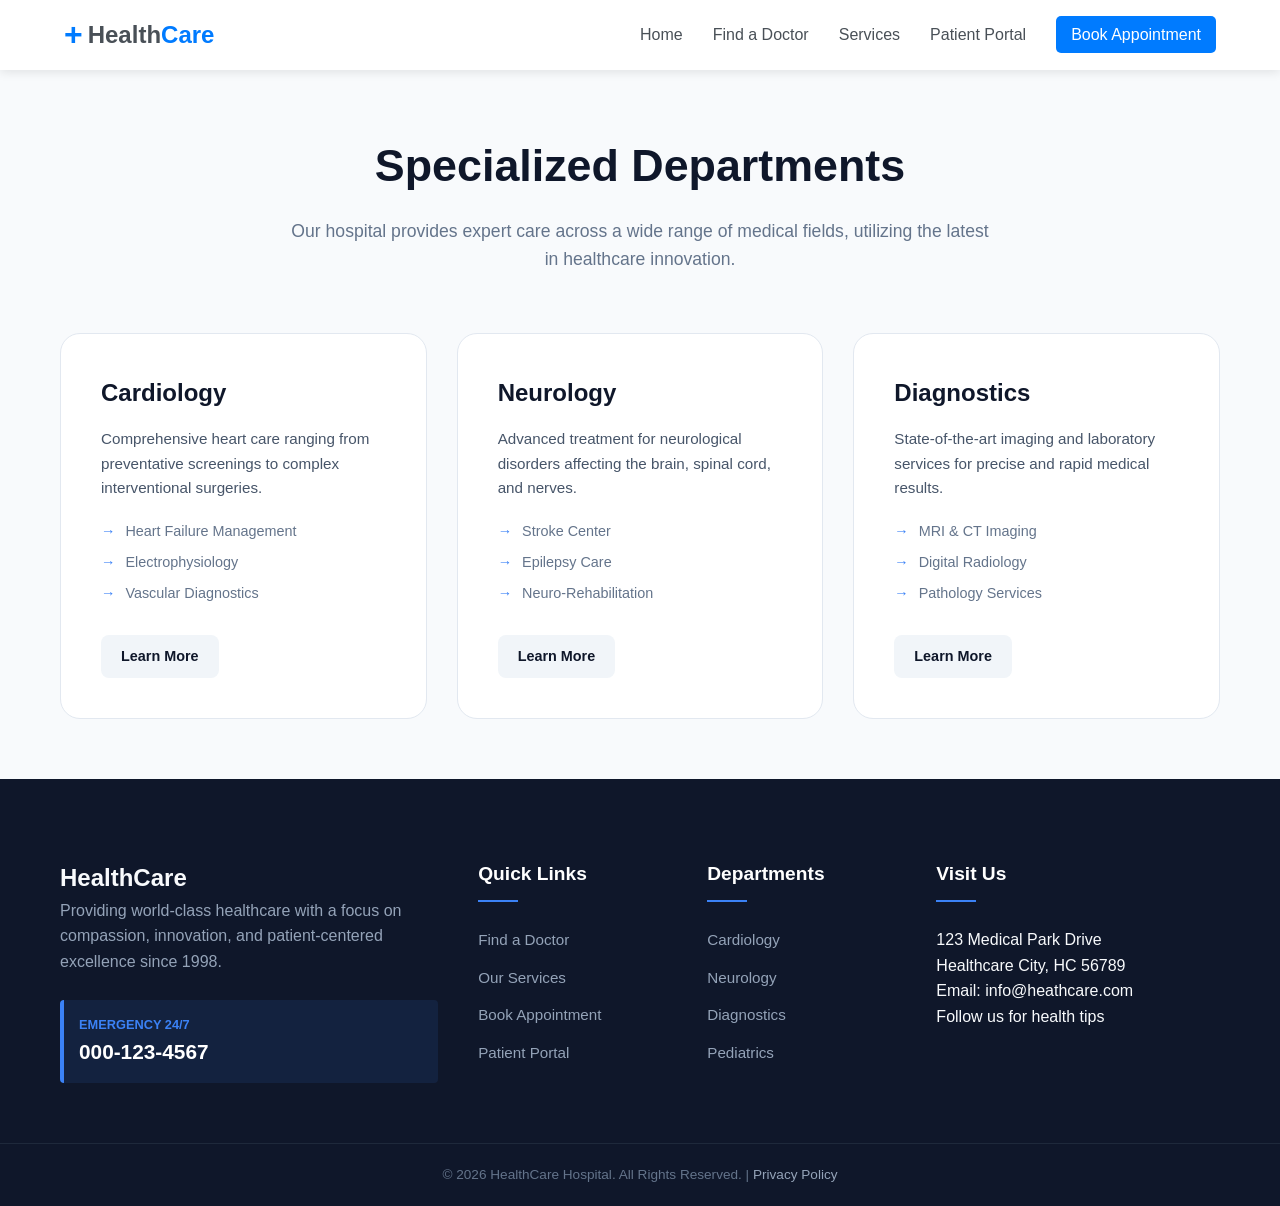
<file: services.html>
<!DOCTYPE html>
<html lang="en">
<head>
    <meta charset="UTF-8">
    <meta name="viewport" content="width=device-width, initial-scale=1.0">
    <title>services</title>
    <link rel="stylesheet" href="./style.css">
</head>
<body>
    <nav class="navbar">
  <div class="nav-container">
    <div class="logo">
      <span class="plus-icon">+</span> Health<span>Care</span>
    </div>

    <input type="checkbox" id="nav-check">
    <label for="nav-check" class="nav-btn">
      <span></span>
      <span></span>
      <span></span>
    </label>

    <ul class="nav-links">
      <li><a href="./index.html">Home</a></li>
      <li><a href="./finddoc.html">Find a Doctor</a></li>
      <li><a href="./services.html">Services</a></li>
      <li><a href="#">Patient Portal</a></li>
      <li><a href="./appoint.html" class="cta-button">Book Appointment</a></li>
    </ul>
  </div>
</nav>

<style>
        /* --- RESET --- */
        * { margin: 0; padding: 0; box-sizing: border-box; }
        body { font-family: 'Inter', sans-serif; background-color: #f8fafc; color: #1e293b; line-height: 1.6; }

        .container { max-width: 1200px; margin: 0 auto; padding: 60px 20px; }

        /* --- HEADER --- */
        .services-header { text-align: center; margin-bottom: 60px; }
        .services-header h1 { font-size: 2.8rem; color: #0f172a; margin-bottom: 15px; }
        .services-header p { color: #64748b; font-size: 1.1rem; max-width: 700px; margin: 0 auto; }

        /* --- SERVICES GRID --- */
        .services-grid { 
            display: grid; 
            grid-template-columns: repeat(auto-fit, minmax(350px, 1fr)); 
            gap: 30px; 
        }

        /* --- SERVICE CARD --- */
        .service-card {
            background: #ffffff;
            padding: 40px;
            border-radius: 20px;
            border: 1px solid #e2e8f0;
            transition: all 0.3s ease;
            position: relative;
            overflow: hidden;
        }

        .service-card:hover {
            transform: translateY(-8px);
            border-color: #3b82f6;
            box-shadow: 0 20px 25px -5px rgba(0, 0, 0, 0.1);
        }

        /* Professional Accent Bar */
        .service-card::before {
            content: "";
            position: absolute;
            top: 0; left: 0; width: 100%; height: 5px;
            background: #3b82f6;
            opacity: 0;
            transition: 0.3s;
        }
        .service-card:hover::before { opacity: 1; }

        .service-card h3 {
            font-size: 1.5rem;
            color: #0f172a;
            margin-bottom: 15px;
            display: flex;
            align-items: center;
            gap: 10px;
        }

        .service-card p {
            font-size: 0.95rem;
            color: #475569;
            margin-bottom: 20px;
        }

        /* Feature List */
        .feature-list {
            list-style: none;
            margin-bottom: 30px;
        }
        .feature-list li {
            font-size: 0.9rem;
            color: #64748b;
            margin-bottom: 8px;
            display: flex;
            align-items: center;
        }
        .feature-list li::before {
            content: "→";
            color: #3b82f6;
            margin-right: 10px;
            font-weight: bold;
        }

        /* Button */
        .btn-service {
            display: inline-block;
            padding: 10px 20px;
            background: #f1f5f9;
            color: #0f172a;
            text-decoration: none;
            border-radius: 8px;
            font-weight: 600;
            font-size: 0.9rem;
            transition: 0.2s;
        }
        .btn-service:hover {
            background: #3b82f6;
            color: #ffffff;
        }

        /* Responsive */
        @media (max-width: 768px) {
            .services-header h1 { font-size: 2rem; }
            .services-grid { grid-template-columns: 1fr; }
        }
    </style>
</head>
<body>

    <div class="container">
        <header class="services-header">
            <h1>Specialized Departments</h1>
            <p>Our hospital provides expert care across a wide range of medical fields, utilizing the latest in healthcare innovation.</p>
        </header>

        <div class="services-grid">
            <div class="service-card">
                <h3>Cardiology</h3>
                <p>Comprehensive heart care ranging from preventative screenings to complex interventional surgeries.</p>
                <ul class="feature-list">
                    <li>Heart Failure Management</li>
                    <li>Electrophysiology</li>
                    <li>Vascular Diagnostics</li>
                </ul>
                <a href="#" class="btn-service">Learn More</a>
            </div>

            <div class="service-card">
                <h3>Neurology</h3>
                <p>Advanced treatment for neurological disorders affecting the brain, spinal cord, and nerves.</p>
                <ul class="feature-list">
                    <li>Stroke Center</li>
                    <li>Epilepsy Care</li>
                    <li>Neuro-Rehabilitation</li>
                </ul>
                <a href="#" class="btn-service">Learn More</a>
            </div>

            <div class="service-card">
                <h3>Diagnostics</h3>
                <p>State-of-the-art imaging and laboratory services for precise and rapid medical results.</p>
                <ul class="feature-list">
                    <li>MRI & CT Imaging</li>
                    <li>Digital Radiology</li>
                    <li>Pathology Services</li>
                </ul>
                <a href="#" class="btn-service">Learn More</a>
            </div>
        </div>
    </div>

    <footer class="main-footer">
  <div class="footer-container">
    
    <div class="footer-col">
      <h2 class="footer-logo">Health<span>Care</span></h2>
      <p class="footer-about">
        Providing world-class healthcare with a focus on compassion, 
        innovation, and patient-centered excellence since 1998.
      </p>
      <div class="emergency-box">
        <span>Emergency 24/7</span>
        <a href="tel:911" class="emergency-num">000-123-4567</a>
      </div>
    </div>

    <div class="footer-col">
      <h3>Quick Links</h3>
      <ul>
        <li><a href="#">Find a Doctor</a></li>
        <li><a href="#">Our Services</a></li>
        <li><a href="#">Book Appointment</a></li>
        <li><a href="#">Patient Portal</a></li>
      </ul>
    </div>

    <div class="footer-col">
      <h3>Departments</h3>
      <ul>
        <li><a href="#">Cardiology</a></li>
        <li><a href="#">Neurology</a></li>
        <li><a href="#">Diagnostics</a></li>
        <li><a href="#">Pediatrics</a></li>
      </ul>
    </div>

    <div class="footer-col">
      <h3>Visit Us</h3>
      <p>123 Medical Park Drive<br>Healthcare City, HC 56789</p>
      <p>Email: info@heathcare.com</p>
      <div class="social-links">
        <span>Follow us for health tips</span>
      </div>
    </div>

  </div>

  <div class="footer-bottom">
    <p>&copy; 2026 HealthCare Hospital. All Rights Reserved. | <a href="#">Privacy Policy</a></p>
  </div>
</footer>

</body>
</html>
</file>
<file: style.css>
:root {
  --primary-blue: #007bff;
  --dark-blue: #0056b3;
  --medical-white: #ffffff;
  --text-gray: #495057;
  --light-bg: #f8f9fa;
}

* {
  margin: 0;
  padding: 0;
  box-sizing: border-box;
  font-family: 'Segoe UI', Tahoma, Geneva, Verdana, sans-serif;
}

.navbar {
  background-color: var(--medical-white);
  height: 70px;
  display: flex;
  align-items: center;
  box-shadow: 0 2px 10px rgba(0, 0, 0, 0.1);
  position: sticky;
  top: 0;
  z-index: 1000;
}

.nav-container {
  width: 90%;
  max-width: 1200px;
  margin: 0 auto;
  display: flex;
  justify-content: space-between;
  align-items: center;
}

/* Logo Styling */
.logo {
  font-size: 1.5rem;
  font-weight: 700;
  color: var(--text-gray);
  display: flex;
  align-items: center;
}


.plus-icon {
  color: var(--primary-blue);
  font-size: 2rem;
  margin-right: 5px;
}

.logo span {
  color: var(--primary-blue);
}

/* Nav Links */
.nav-links {
  display: flex;
  list-style: none;
  align-items: center;
}

.nav-links li a {
  text-decoration: none;
  color: var(--text-gray);
  padding: 10px 15px;
  font-weight: 500;
  transition: 0.3s;
}

.nav-links li a:hover {
  color: var(--primary-blue);
}

/* Appointment Button */
.cta-button {
  background-color: var(--primary-blue);
  color: white !important;
  border-radius: 5px;
  margin-left: 15px;
}

.cta-button:hover {
  background-color: var(--dark-blue);
}

/* Mobile Toggle - Hidden on Desktop */
#nav-check, .nav-btn {
  display: none;
}

/* Responsive Breakpoint (Tablet/Mobile) */
@media (max-width: 768px) {
  .nav-btn {
    display: inline-block;
    cursor: pointer;
  }
  
  .nav-btn span {
    display: block;
    width: 25px;
    height: 3px;
    background-color: var(--text-gray);
    margin: 5px;
    transition: 0.3s;
  }

  .nav-links {
    position: absolute;
    display: block;
    width: 100%;
    background-color: var(--medical-white);
    height: 0px;
    transition: all 0.3s ease-in;
    overflow-y: hidden;
    top: 70px;
    left: 0;
    text-align: center;
    border-top: 1px solid #eee;
  }

  .nav-links li {
    padding: 15px 0;
  }

  .cta-button {
    margin-left: 0;
    display: inline-block;
  }

  /* Logic to show menu when checkbox is clicked */
  #nav-check:checked ~ .nav-links {
    height: calc(100vh - 70px);
    overflow-y: auto;
  }
}

/* Container Layout */
.card-container {
  display: flex;
  gap: 20px;
  justify-content: center;
  padding: 40px;
  flex-wrap: wrap;
  gap: 70px; 
  font-family: 'Segoe UI', Tahoma, Geneva, Verdana, sans-serif;
}

/* Base Card Style */
.hover-card {
  position: relative;
  width: 280px;
  height: 380px;
  overflow: hidden;
  border-radius: 12px;
  box-shadow: 0 10px 20px rgba(0,0,0,0.15);
  cursor: pointer;
}

.hover-card img {
  width: 100%;
  height: 100%;
  object-fit: cover;
  transition: transform 0.5s ease;
}

/* The Secret Sauce: The Overlay */
.card-overlay {
  position: absolute;
  bottom: 0;
  left: 0;
  width: 100%;
  height: 100%;
  background: linear-gradient(transparent, rgba(0, 0, 0, 0.9));
  display: flex;
  flex-direction: column;
  justify-content: flex-end;
  padding: 20px;
  box-sizing: border-box;
  color: white;
  transform: translateY(60%); /* Hide most of it by default */
  transition: transform 0.4s ease;
}

.card-overlay h3 {
  margin: 0 0 10px 0;
  font-size: 1.4rem;
  text-align: left;
}

.card-overlay p {
  font-size: 0.9rem;
  opacity: 0;
  text-align: left;
  transition: opacity 0.3s ease;
  margin-bottom: 20px;
}

/* Hover States */
.hover-card:hover img {
  transform: scale(1.1); /* Slight zoom on hover */
}

.hover-card:hover .card-overlay {
  transform: translateY(0); /* Slide up to show full content */
}

.hover-card:hover .card-overlay p {
  opacity: 1; /* Fade in text */
}

/* Action Button */
.card-btn {
  padding: 10px 20px;
  border: none;
  background-color: #ff4d4d;
  color: white;
  border-radius: 5px;
  font-weight: bold;
  cursor: pointer;
  width: fit-content;
  transition: background 0.3s;
}

.card-btn:hover {
  background-color: #ff1a1a;
}


/* The Horizontal Wrapper */
.premium-container {
  display: flex;
  align-items: center; 
  gap: 80px;           
  max-width: 1200px;
  background: white;
  padding: 80px;
  border-radius: 4px;
  /* Added margin auto to ensure the whole container stays centered on your screen */
  margin: 0 auto; 
  border-top: 5px solid var(--primary-gold);
}

/* Text Section */
.premium-article {
  flex: 1.5; 
  /* Prevents text from squishing too small on medium screens */
  min-width: 300px; 
}

/* Image Section */
.premium-visual {
  flex: 1;   
  display: flex;
  justify-content: center;
}

.premium-visual img {
  /* Changed max-width to width to force the image to fill its 40% container */
  width: 100%; 
  height: auto;
  display: block;  
  filter: grayscale(100%);
  transition: all 0.5s ease;
  /* Ensures image doesn't vanish if the source is slow to load */
  min-height: 200px; 
  background: #f0f0f0; 
}

.premium-visual img:hover {
  filter: grayscale(0%);
  transform: scale(1.02);
}

/* Mobile Responsiveness */
@media (max-width: 992px) {
  .premium-container {
    flex-direction: column;
    padding: 40px;
    gap: 40px;
  }
  
  .premium-visual img {
    max-width: 400px; /* Prevents image from being giant on mobile */
  }
}

/* Typography Styles */
.category-tag {
  font-family: 'Inter', sans-serif;
  text-transform: uppercase;
  letter-spacing: 3px;
  font-size: 0.75rem;
  color: var(--primary-gold);
  font-weight: 600;
  display: block;
  margin-bottom: 20px;
}

.main-title {
  font-family: 'Playfair Display', serif;
  font-size: 3.2rem;
  color: var(--deep-charcoal);
  line-height: 1.1;
  margin: 0 0 20px 0;
}

.subtitle {
  font-family: 'Inter', sans-serif;
  font-size: 1.1rem;
  color: var(--soft-gray);
  line-height: 1.6;
  font-weight: 300;
  margin-bottom: 40px;
}

.article-content {
  font-family: 'Inter', sans-serif;
  line-height: 1.8;
  color: #333;
  font-size: 1rem;
}

.drop-cap::first-letter {
  font-family: 'Playfair Display', serif;
  float: left;
  font-size: 4rem;
  line-height: 0.8;
  padding-right: 12px;
  color: var(--deep-charcoal);
}

blockquote {
  font-family: 'Playfair Display', serif;
  font-style: italic;
  font-size: 1.6rem;
  margin: 30px 0;
  padding-left: 25px;
  border-left: 2px solid var(--primary-gold);
  color: var(--deep-charcoal);
}

.premium-btn {
  display: inline-block;
  margin-top: 30px;
  padding: 14px 32px;
  background-color: var(--deep-charcoal);
  color: white;
  text-decoration: none;
  font-family: 'Inter', sans-serif;
  font-weight: 600;
  font-size: 0.85rem;
  transition: all 0.3s ease;
  border: 1px solid var(--deep-charcoal);
}

.premium-btn:hover {
  background-color: transparent;
  color: var(--deep-charcoal);
}

/* Responsive Mobile Layout */
@media (max-width: 992px) {
  .premium-container {
    flex-direction: column;
    padding: 40px;
    gap: 40px;
  }
  
  .main-title {
    font-size: 2.5rem;
  }
}

/* Import a professional, modern font */
@import url('https://fonts.googleapis.com/css2?family=Montserrat:wght@400;700&display=swap');

.services-section {
  padding: 60px 20px;
  font-family: 'Montserrat', sans-serif;
  text-align: center;
}

.section-header {
  margin-bottom: 50px;
}

.section-header h2 {
  font-size: 2.5rem;
  color: #2c3e50; /* Deep professional blue */
  margin-bottom: 10px;
  font-weight: 700;
  letter-spacing: -1px;
}

/* Eye-catching accent color */
.section-header h2 span {
  color: #3498db; /* Trustworthy medical blue */
  position: relative;
}

/* Subtle underline effect for the span */
.section-header h2 span::after {
  content: '';
  display: block;
  width: 50%;
  height: 4px;
  background: #3498db;
  margin: 8px auto 0;
  border-radius: 2px;
}

.section-header p {
  font-size: 1.1rem;
  color: #7f8c8d;
  max-width: 600px;
  margin: 0 auto;
}

/* doctor card */
/* Styling the 'Meta' (Credentials) line */
.doctor-info .meta {
    font-size: 0.9rem;
    font-weight: 600;
    color: #64748b; /* Professional slate gray */
    margin-bottom: 12px;
    display: block;
}

/* Styling the Bio text for readability */
.doctor-info .bio {
    font-size: 0.95rem;
    line-height: 1.6;
    color: #334155;
    margin-bottom: 20px;
    border-left: 3px solid #e2e8f0; /* Subtle vertical line for a premium look */
    padding-left: 15px;
}

/* Button hover effects for a premium feel */
.btn-primary:hover {
    background-color: #1e293b;
    box-shadow: 0 4px 12px rgba(15, 23, 42, 0.2);
}

.services-page {
  padding: 80px 20px;
  background-color: #fcfdfe;
}

.services-grid {
  display: grid;
  grid-template-columns: repeat(auto-fit, minmax(320px, 1fr));
  gap: 30px;
  max-width: 1200px;
  margin: 0 auto;
}

.service-card {
  background: #ffffff;
  padding: 40px;
  border-radius: 20px;
  border: 1px solid #edf2f7;
  transition: all 0.3s ease;
  text-align: left;
}

.service-card:hover {
  transform: translateY(-10px);
  box-shadow: 0 20px 40px rgba(0, 0, 0, 0.05);
  border-color: #3498db;
}

.service-icon {
  width: 60px;
  height: 60px;
  margin-bottom: 25px;
}

.service-card h3 {
  font-size: 1.5rem;
  color: #2c3e50;
  margin-bottom: 15px;
}

.service-card p {
  color: #718096;
  font-size: 0.95rem;
  margin-bottom: 20px;
}

/* The small list of sub-services */
.service-list {
  list-style: none;
  padding: 0;
  margin-bottom: 25px;
}

.service-list li {
  font-size: 0.85rem;
  color: #4a5568;
  padding: 5px 0;
  border-bottom: 1px solid #f7fafc;
}

.service-list li::before {
  content: "✓";
  color: #3498db;
  margin-right: 10px;
  font-weight: bold;
}

.service-link {
  text-decoration: none;
  color: #3498db;
  font-weight: 700;
  font-size: 0.9rem;
  transition: color 0.2s;
}

.service-link:hover {
  color: #2c3e50;
}

/* footer */
.main-footer {
  background-color: #0f172a;
  color: #f8fafc;
  padding: 80px 0 20px;
  font-family: 'Inter', sans-serif;
}

.footer-container {
  max-width: 1200px;
  margin: 0 auto;
  display: grid;
  grid-template-columns: 2fr 1fr 1fr 1.5fr;
  gap: 40px;
  padding: 0 20px;
}

.footer-col h3 {
  color: #ffffff;
  font-size: 1.2rem;
  margin-bottom: 25px;
  position: relative;
}

.footer-col h3::after {
  content: '';
  display: block;
  width: 40px;
  height: 2px;
  background: #3b82f6;
  margin-top: 10px;
}

.footer-col ul {
  list-style: none;
}

.footer-col ul li {
  margin-bottom: 12px;
}

.footer-col ul li a {
  color: #94a3b8;
  text-decoration: none;
  transition: 0.3s;
  font-size: 0.95rem;
}

.footer-col ul li a:hover {
  color: #ffffff;
  padding-left: 5px;
}

.footer-about {
  color: #94a3b8;
  line-height: 1.6;
  margin-bottom: 25px;
}

/* Emergency Highlight */
.emergency-box {
  background: rgba(59, 130, 246, 0.1);
  padding: 15px;
  border-left: 4px solid #3b82f6;
  border-radius: 4px;
}

.emergency-box span {
  display: block;
  font-size: 0.8rem;
  text-transform: uppercase;
  color: #3b82f6;
  font-weight: 700;
}

.emergency-num {
  font-size: 1.3rem;
  font-weight: 700;
  color: #ffffff;
  text-decoration: none;
}

/* Bottom Bar */
.footer-bottom {
  border-top: 1px solid #1e293b;
  margin-top: 60px;
  padding-top: 20px;
  text-align: center;
  font-size: 0.85rem;
  color: #64748b;
}

.footer-bottom a {
  color: #94a3b8;
  text-decoration: none;
}

/* Responsive */
@media (max-width: 992px) {
  .footer-container {
    grid-template-columns: 1fr 1fr;
  }
}

@media (max-width: 600px) {
  .footer-container {
    grid-template-columns: 1fr;
    text-align: center;
  }
  .footer-col h3::after {
    margin: 10px auto;
  }
}

/* /* appointment * */    
        .booking-container {
            background: white;
            border: 5px solid #3b82f6; /* Bright blue border to test visibility */
            max-width: 500px;
            margin: 50px auto;
            padding: 30px;
            border-radius: 15px;
        }
</file>
